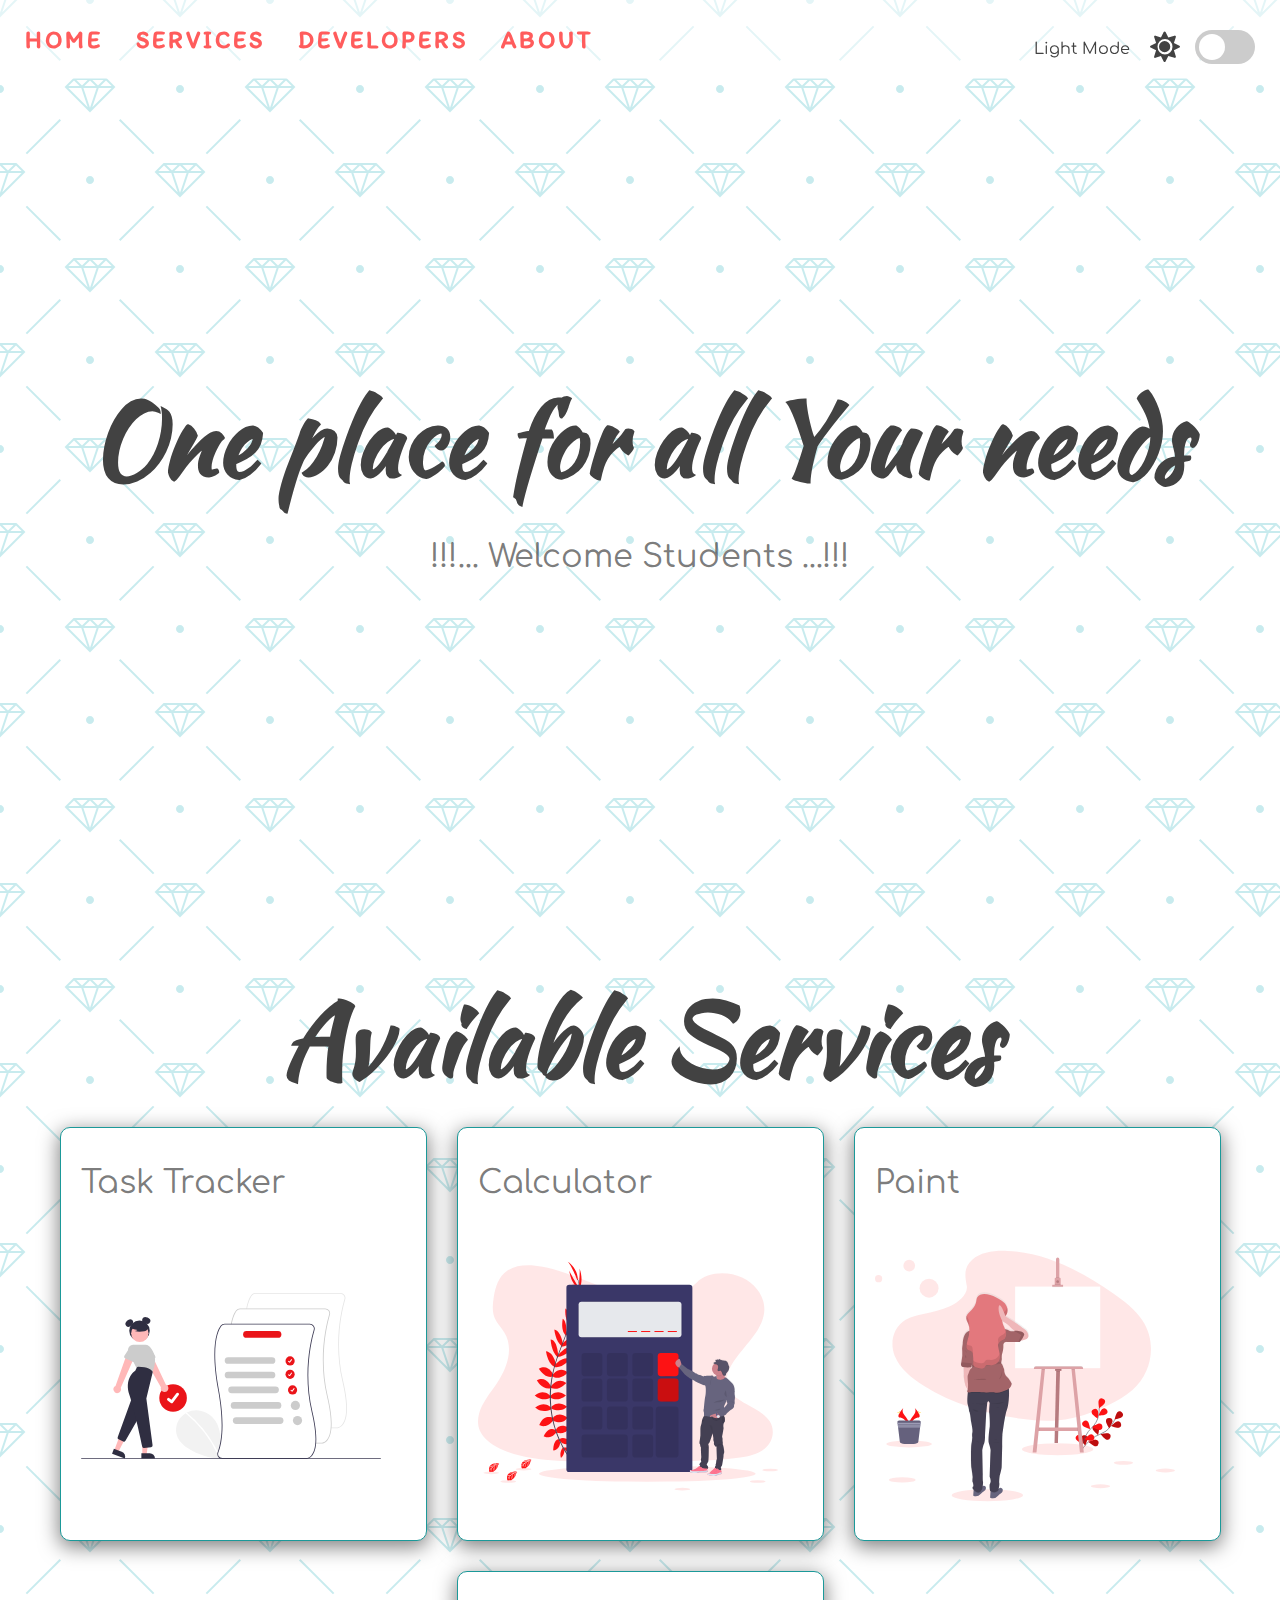
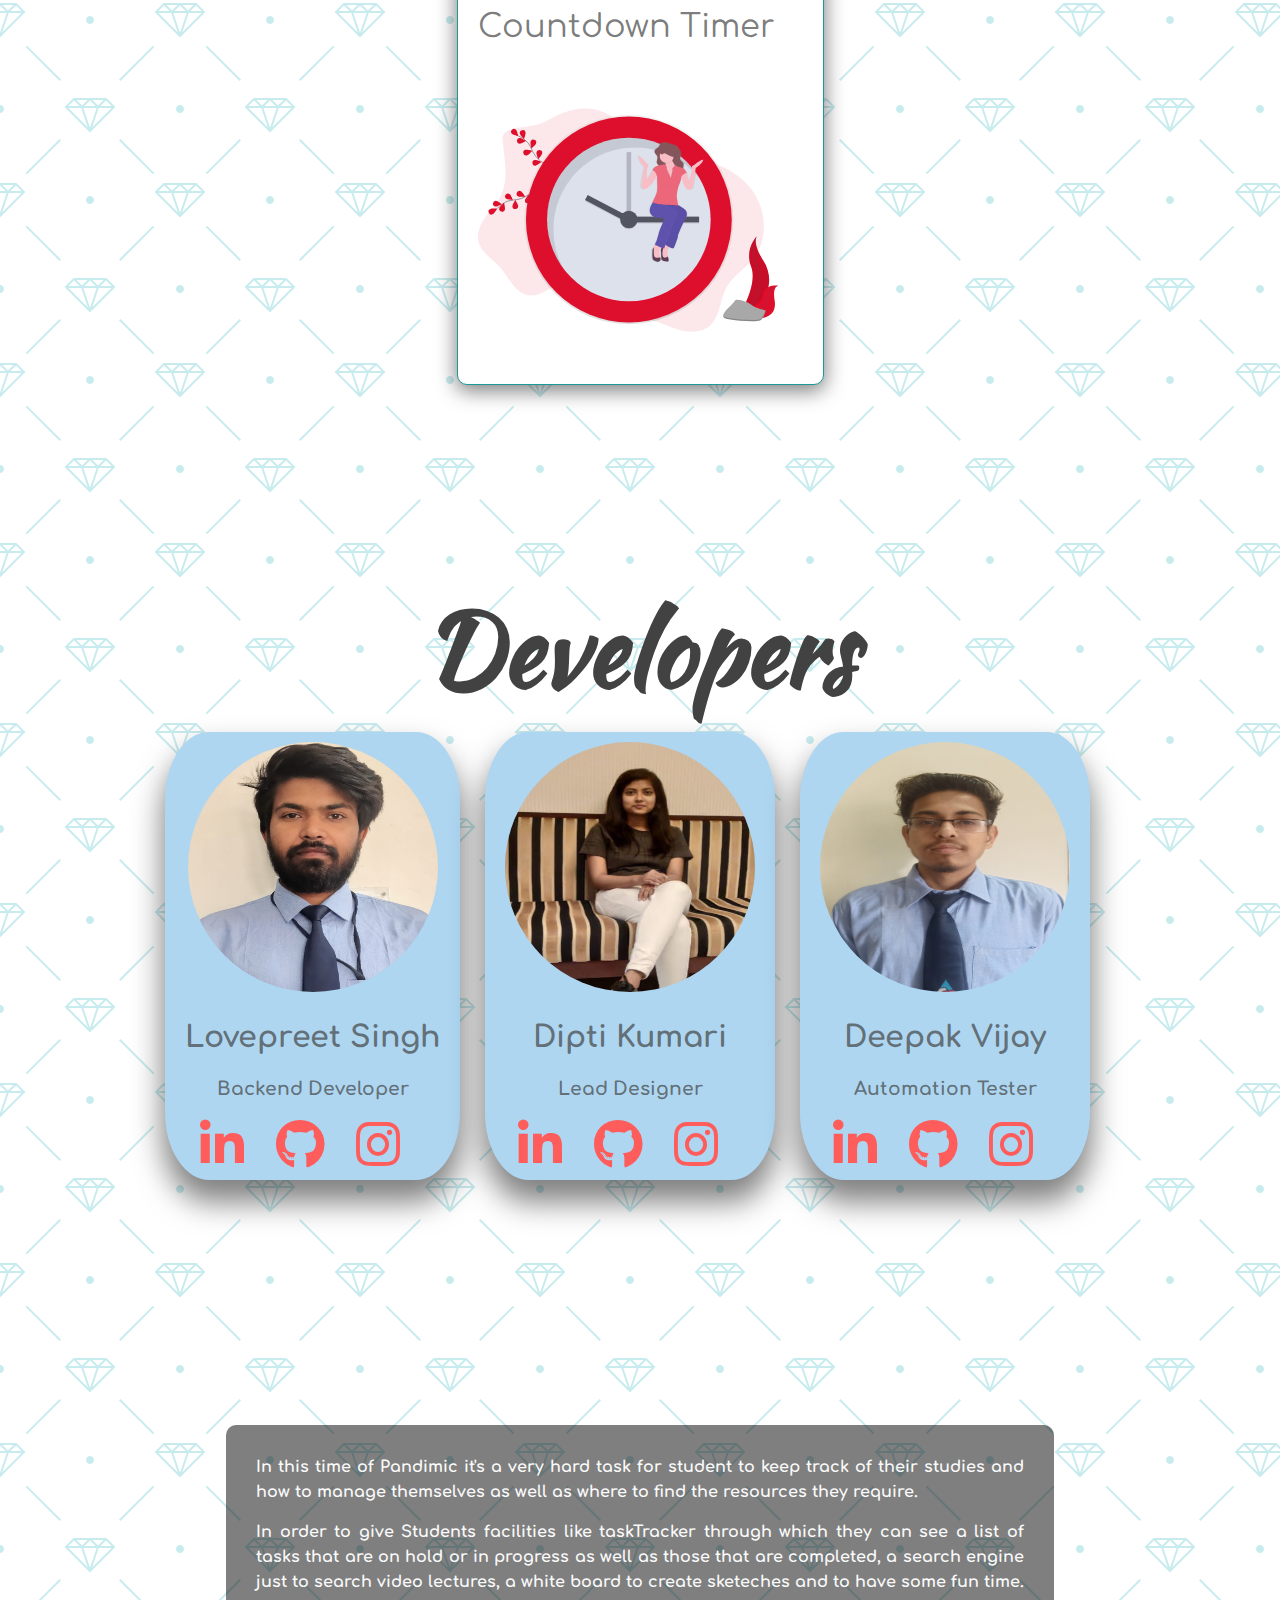
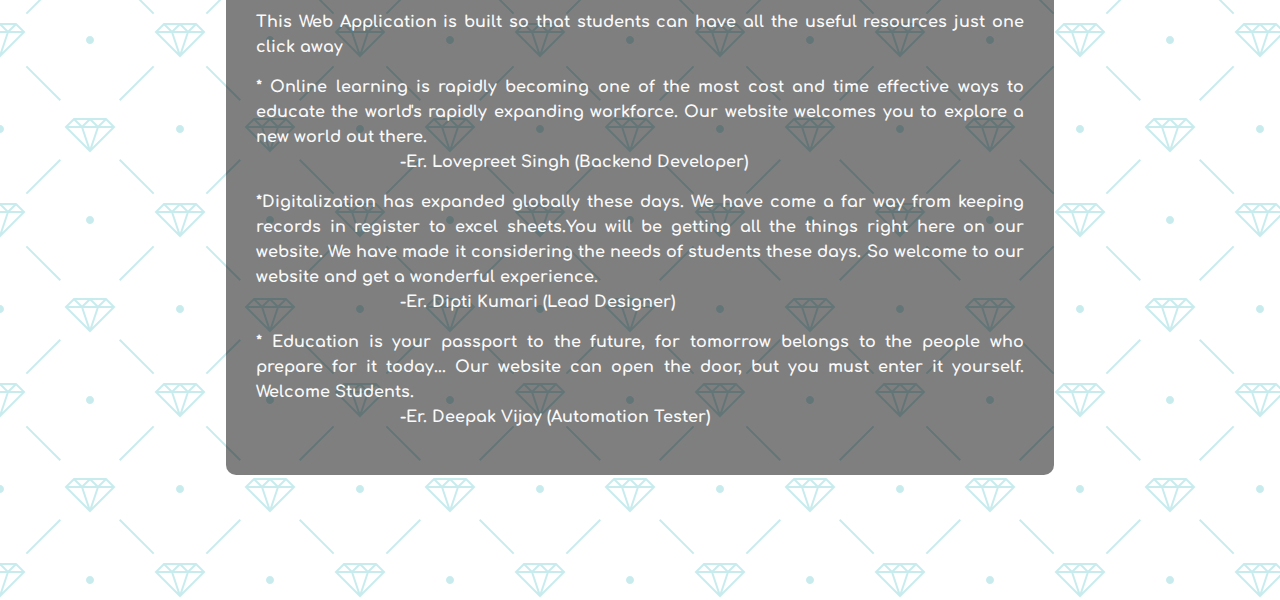
<file: index.html>
<!DOCTYPE html>
<html lang="en">

<head>
    <meta charset="UTF-8">
    <meta name="viewport" content="width=device-width, initial-scale=1.0">
    <title>StuWorld</title>
    <link rel="stylesheet" href="https://cdnjs.cloudflare.com/ajax/libs/font-awesome/5.10.2/css/all.min.css" />
    <link rel="stylesheet" href="style.css">
</head>

<body>
    <div class="theme-switch-wrapper">
        <span id="toggle-icon">
            <span class="toggle-text">Light Mode</span>
            <i class="fas fa-sun"></i>
        </span>
        <label class="theme-switch">
            <input type="checkbox">
            <div class="slider round"></div>
        </label>
    </div>


    <nav id="nav">
        <a class='navbar' href="#home">HOME</a>
        <a class='navbar' href="#services">SERVICES</a>
        <a class='navbar' href="#developers">DEVELOPERS</a>
        <a class='navbar' href="#about">ABOUT</a>
    </nav>


    <section id="home">
        <div class="title-group">
            <h1>One place for all Your needs</h1>
            <h2>!!!... Welcome Students ...!!!</h2>
        </div>
    </section>


    <section id="services">
        <h1>Available Services</h1>
        <div class="service-container">
            <div class="image-container">
                <h2>Task Tracker</h2>
                <a target="_blank" href="./tasks/index.html">
                    <img src="img/undraw_To_do_list_light.svg" alt="Proud Coder" id="image1">
                </a>
            </div>
            <div class="image-container">
                <h2>Calculator</h2>
                <a target="_blank" href="./calculator/index.html">
                    <img src="img/undraw_Calculator_0evy_light.svg" alt="Proud Coder" id="image2">
                </a>
            </div>
            <div class="image-container">
                <h2>Paint</h2>
                <a target="_blank" href="./paint/index.html">
                    <img src="img/undraw_blank_canvas_3rbb_light.svg" alt="Paint" id="image3">
                </a>
            </div>
            <div class="image-container">
                <h2>Countdown Timer</h2>
                <a target="_blank" href="./countdown/index.html">
                    <img src="img/countdown_light.svg" alt="Countdown Timer" id="image5">
                </a>
            </div>
        </div>
    </section>


    <section id="developers">
        <h1>Developers</h1>
        <div class="profiles-container">
            <div class="profile-image-container">
                <img src="img/lovepreet.jpg" alt="Lovepreet Singh" id="love-image">
                <h2>Lovepreet Singh</h2>
                <h3>Backend Developer</h3>
                <div class="profile-links">
                    <a target="_blank" style=border:none href="https://www.linkedin.com/in/lovepreet--singh/"><i
                            class="fab fa-linkedin-in"></i></a>
                    <a target="_blank" style=border:none href="https://github.com/Lovepreet-Singh-ACET"><i
                            class="fab fa-github"></i></a>
                    <a target="_blank" style=border:none href="https://www.instagram.com/lovepreet_oo7/"><i
                            class="fab fa-instagram"></i></a>
                </div>
            </div>
            <div class="profile-image-container">
                <img src="img/Dipti-3.jpeg" alt="Dipti Kumari" id="dipti-image">
                <h2>Dipti Kumari</h2>
                <h3>Lead Designer</h3>
                <div class="profile-links">
                    <a target="_blank" style=border:none href="https://www.linkedin.com/in/dipti-gupta-770a96180/"><i
                            class="fab fa-linkedin-in"></i></a>
                    <a target="_blank" style=border:none href="https://github.com/Lovepreet-Singh-ACET"><i
                            class="fab fa-github"></i></a>
                    <a target="_blank" style=border:none href="https://www.instagram.com/lovepreet_oo7/"><i
                            class="fab fa-instagram"></i></a>
                </div>
            </div>
            <div class="profile-image-container">
                <img src="img/Deepak.jpg" alt="Idea" id="image3">
                <h2>Deepak Vijay</h2>
                <h3>Automation Tester</h3>
                <div class="profile-links">
                    <a target="_blank" style=border:none
                        href="https://www.linkedin.com/in/deepak-vijayvargiya-926b7b19b/"><i
                            class="fab fa-linkedin-in"></i></a>
                    <a target="_blank" style=border:none href="https://github.com/Lovepreet-Singh-ACET"><i
                            class="fab fa-github"></i></a>
                    <a target="_blank" style=border:none href="https://www.instagram.com/dkvijay9636/"><i
                            class="fab fa-instagram"></i></a>
                </div>
            </div>
        </div>
    </section>


    <section id="about">
        <div class="text-box" id="text-box">
            <p>In this time of Pandimic it's a very hard task for student to keep track of their studies and how to
                manage themselves as well as where to find the resources they require.</p>
            <p>In order to give Students facilities like taskTracker through which they can see a list of tasks that are
                on
                hold or in progress as well as those that are completed,
                a search engine just to search video lectures, a white board to create sketeches and to have some fun
                time.</p>
            <p>This Web Application is built so that students can have all the useful resources just one click away</p>
            <p>* Online learning is rapidly becoming one of the most cost and time
                effective ways to educate the world's rapidly expanding workforce.
                Our website welcomes you to explore a new world out there. <br>
                &emsp;&emsp;&emsp;&emsp;&emsp;&emsp;&emsp;&emsp;&emsp;-Er.
                Lovepreet Singh (Backend
                Developer)
            </p>
            <p>
                *Digitalization has expanded globally these days. We have come a far way from keeping records in
                register
                to excel sheets.You will be getting all the things right here on our website. We have made it
                considering
                the needs of students these days. So welcome to our website and get a wonderful experience.
                <br>
                &emsp;&emsp;&emsp;&emsp;&emsp;&emsp;&emsp;&emsp;&emsp;-Er.
                Dipti Kumari (Lead Designer)
            </p>
            <p> * Education is your passport to the future, for tomorrow belongs to
                the people who prepare for it today... Our website can open the door,
                but you must enter it yourself. Welcome Students. <br>
                &emsp;&emsp;&emsp;&emsp;&emsp;&emsp;&emsp;&emsp;&emsp;-Er.
                Deepak Vijay (Automation Tester)
            </p>
        </div>
    </section>


    <script src="script.js"></script>
</body>

</html>
</file>
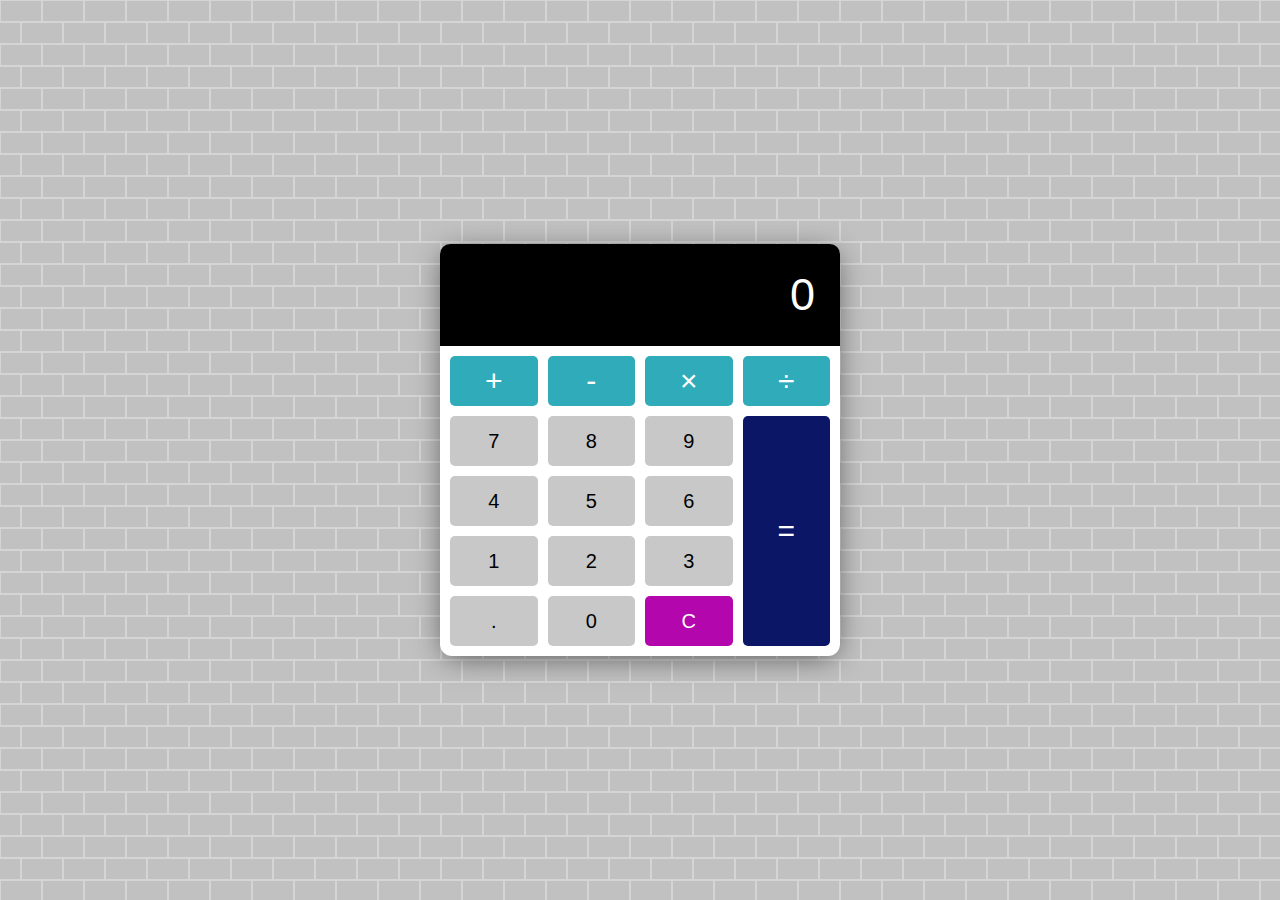
<file: calculator/index.html>
<!DOCTYPE html>
<html lang="en">

<head>
    <meta charset="UTF-8">
    <meta name="viewport" content="width=device-width, initial-scale=1.0">
    <title>Calculator</title>
    <link rel="stylesheet" href="style.css">
</head>

<body>
    <div class="calculator">
        <div class="calculator-display">
            <h1>0</h1>
        </div>
        <div class="calculator-buttons">
            <button class="operator" value="+">+</button>
            <button class="operator" value="-">-</button>
            <button class="operator" value="*">×</button>
            <button class="operator" value="/">÷</button>
            <button value="7">7</button>
            <button value="8">8</button>
            <button value="9">9</button>
            <button value="4">4</button>
            <button value="5">5</button>
            <button value="6">6</button>
            <button value="1">1</button>
            <button value="2">2</button>
            <button value="3">3</button>
            <button class="decimal" value=".">.</button>
            <button value="0">0</button>
            <button class="clear" id="clear-btn">C</button>
            <button class="equal-sign operator" value="=">=</button>
        </div>
    </div>
    <script src="script.js"></script>
</body>

</html>
</file>
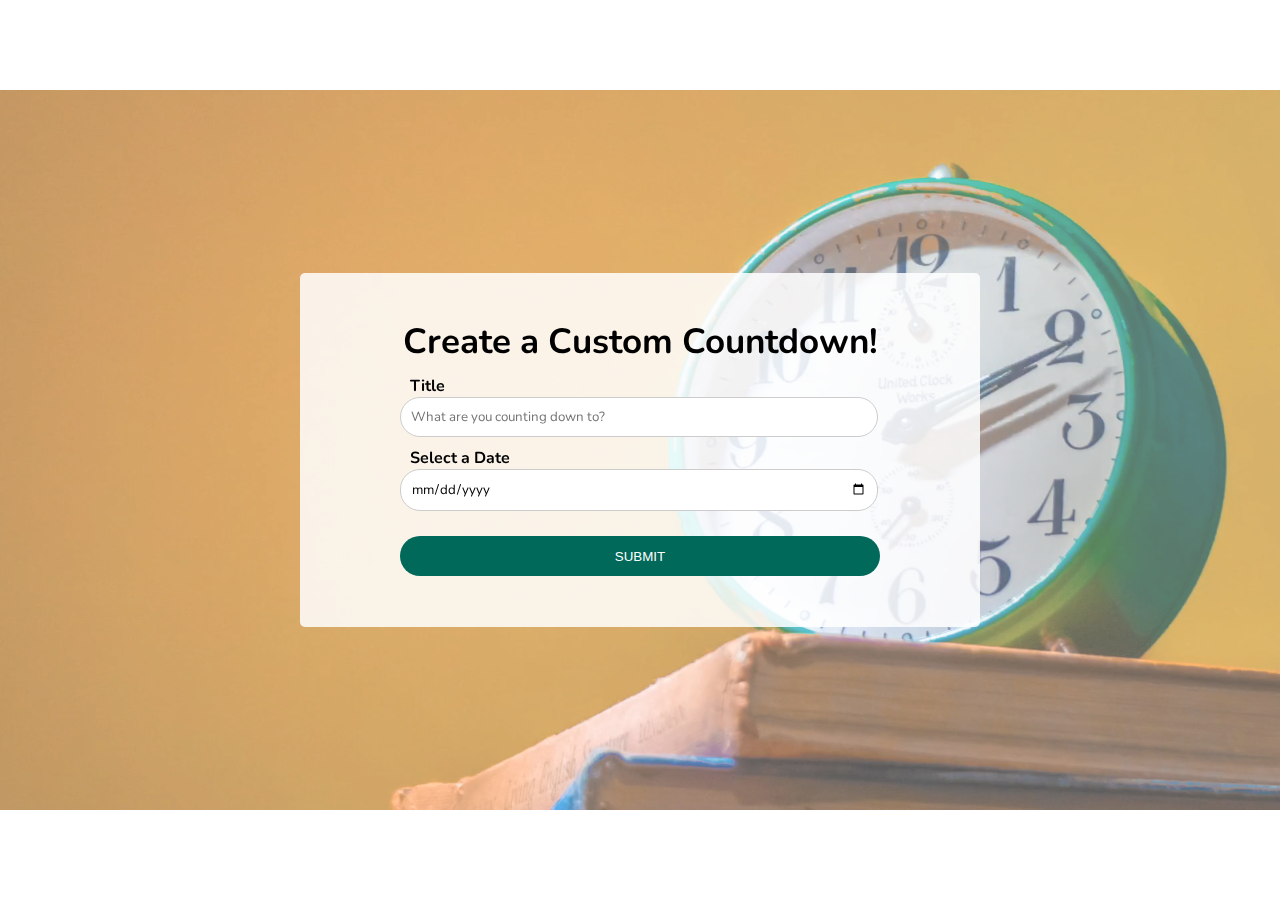
<file: countdown/index.html>
<!DOCTYPE html>
<html lang="en">

<head>
    <meta charset="UTF-8">
    <meta name="viewport" content="width=device-width, initial-scale=1.0">
    <title>Custom Countdown</title>
    <link rel="stylesheet" href="style.css">
</head>

<body>
    <video class="video-background" id="video-background" loop muted autoplay>
        <source src="time.mp4">
        </source>
    </video>
    <div class="video-overlay"></div>
    <div class="container">
        <div class="input-container" id="input-container">
            <h1>Create a Custom Countdown!</h1>
            <form class="form" id="countdownForm">
                <label for="title">Title</label>
                <input type="text" id="title" placeholder="What are you counting down to?">
                <label for="date-picker">Select a Date</label>
                <input type="date" id="date-picker">
                <button type="submit">Submit</button>
            </form>
        </div>
        <div class="countdown" id="countdown" hidden>
            <h1 id="countdown-title"></h1>
            <ul>
                <li><span></span>Days</li>
                <li><span></span>Hours</li>
                <li><span></span>Minutes</li>
                <li><span></span>Seconds</li>
            </ul>
            <button id="countdown-button">RESET</button>
        </div>
        <div class="complete" id="complete" hidden>
            <h1 class="complete-title">Countdown Complete!</h1>
            <h1 id="complete-info"></h1>
            <button id="complete-button">NEW COUNTDOWN</button>
        </div>
    </div>

    <script src="script.js"></script>
</body>

</html>
</file>
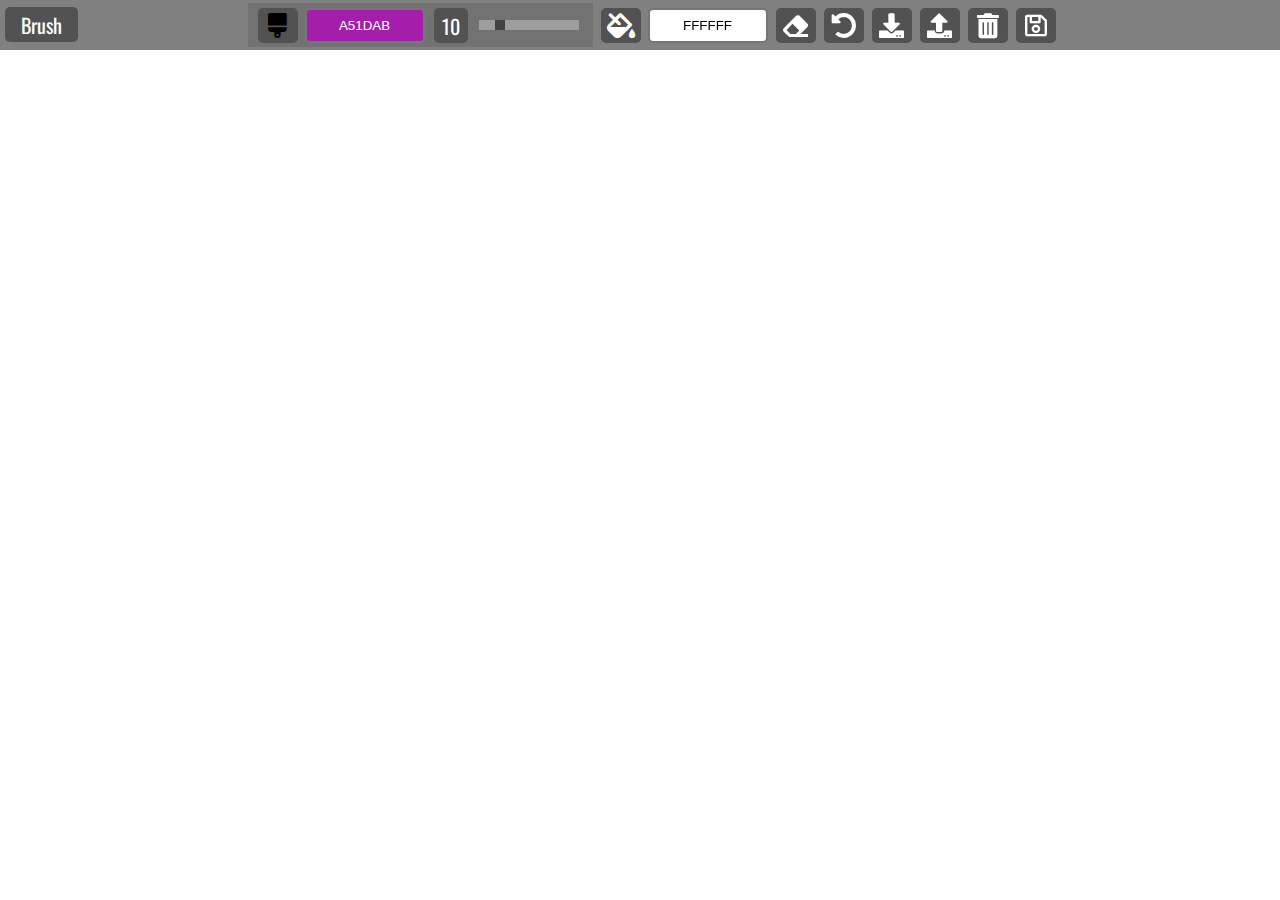
<file: paint/index.html>
<!DOCTYPE html>
<html lang="en">

<head>
    <meta charset="UTF-8">
    <meta name="viewport" content="width=device-width, initial-scale=1.0">
    <title>Paint Clone</title>
    <link rel="stylesheet" href="https://cdnjs.cloudflare.com/ajax/libs/font-awesome/5.10.2/css/all.min.css" />
    <link rel="stylesheet" href="style.css">
</head>

<body>
    <div class="top-bar">
        <div class="active-tool">
            <span id="active-tool" title="Active Tool">Brush</span>
        </div>
        <div class="brush tool">
            <i class="fas fa-brush" id="brush" title="Brush"></i>
            <input class="jscolor" value="a51dab" id="brush-color">
            <span class="size" id="brush-size" title="Brush Size">10</span>
            <input type="range" min="1" max="50" value="10" class="slider" id="brush-slider">
        </div>
        <div class="bucket tool">
            <i class="fas fa-fill-drip" title="Background Color"></i>
            <input class="jscolor" value="ffffff" id="bucket-color">
        </div>
        <div class="tool">
            <i class="fas fa-eraser" id="eraser" title="Eraser"></i>
        </div>
        <div class="tool">
            <i class="fas fa-undo-alt" id="clear-canvas" title="Clear"></i>
        </div>
        <div class="tool">
            <i class="fas fa-download" id="save-storage" title="Save Local Storage"></i>
        </div>
        <div class="tool">
            <i class="fas fa-upload" id="load-storage" title="Load Local Storage"></i>
        </div>
        <div class="tool">
            <i class="fas fa-trash-alt" id="clear-storage" title="Clear Local Storage"></i>
        </div>
        <div class="tool">
            <a id="download">
                <i class="far fa-save" title="Save Image File"></i>
            </a>
        </div>
    </div>

    <div class="mobile-message">
        <h2>Please use application on larger screen</h2>
    </div>

    <script src="jscolor.js"></script>
    <script src="script.js"></script>
</body>

</html>
</file>
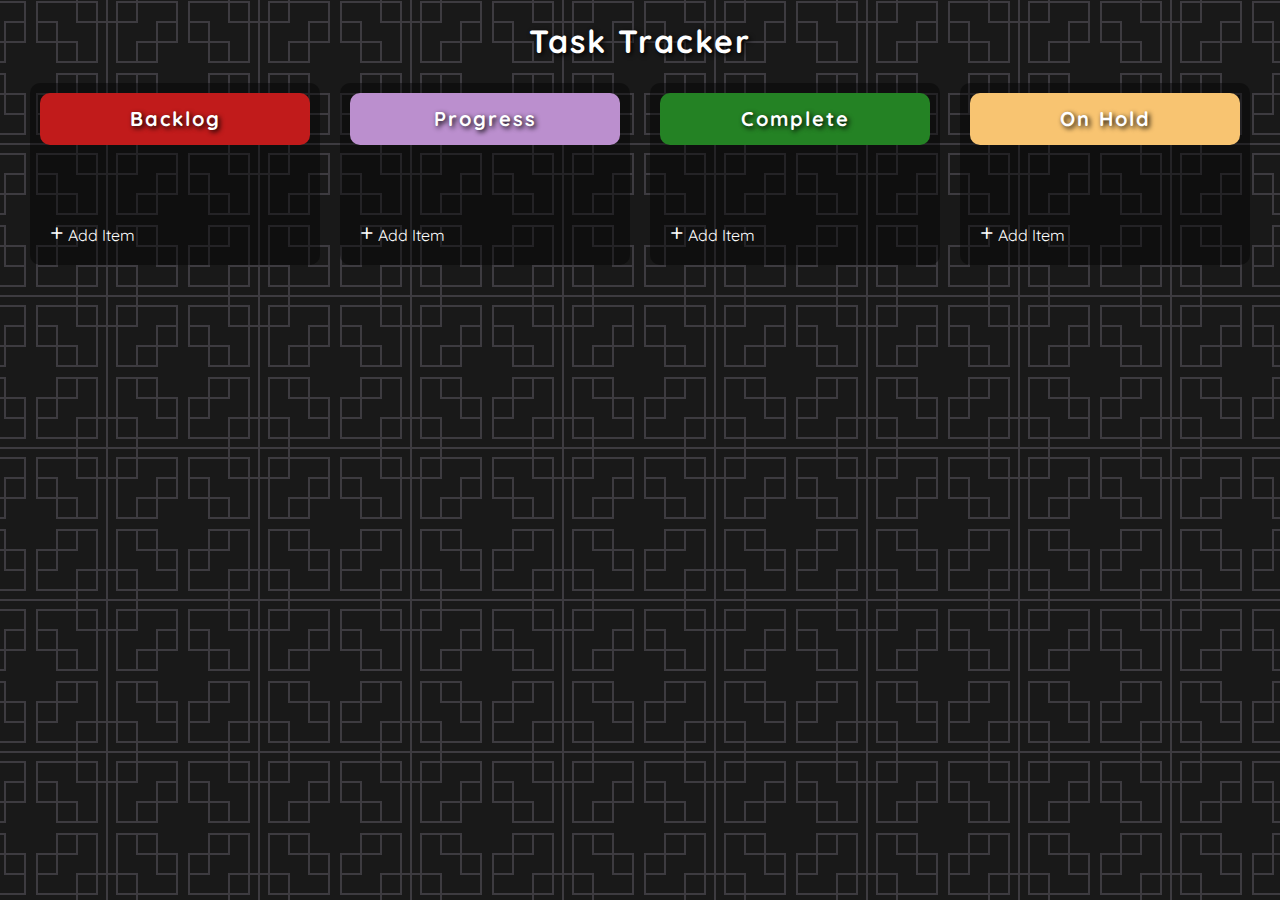
<file: tasks/index.html>
<!DOCTYPE html>
<html lang="en">

<head>
    <meta charset="UTF-8">
    <meta name="viewport" content="width=device-width, initial-scale=1.0">
    <title>Track YOUR Tasks</title>
    <link rel="stylesheet" href="https://cdnjs.cloudflare.com/ajax/libs/font-awesome/5.10.2/css/all.min.css" />
    <link rel="stylesheet" href="style.css">
</head>

<body>
    <h1 class="main-title">Task Tracker</h1>
    <div class="drag-container">
        <ul class="drag-list">


            <li class="drag-column backlog-column">
                <span class="header">
                    <h1>Backlog</h1>
                </span>

                <div id="backlog-content" class="custom-scroll">
                    <ul class="drag-item-list" id="backlog-list" ondrop="drop(event)" ondragover="allowDrop(event)"
                        ondragenter="dragEnter(0)">
                    </ul>
                </div>

                <div class="add-btn-group">
                    <div class="add-btn" onclick="showInputBox(0)">
                        <span class="plus-sign">+</span>
                        <span>Add Item</span>
                    </div>
                    <div class="add-btn solid" onclick="hideInputBox(0)">
                        <span>Save Item</span>
                    </div>
                </div>
                <div class="add-container">
                    <div class="add-item" contenteditable="true"></div>
                </div>
            </li>



            <li class="drag-column progress-column">
                <span class="header">
                    <h1>Progress</h1>
                </span>

                <div id="progress-content" class="custom-scroll">
                    <ul class="drag-item-list" id="progress-list" ondrop="drop(event)" ondragover="allowDrop(event)"
                        ondragenter="dragEnter(1)">
                    </ul>
                </div>
                <div class="add-btn-group">
                    <div class=" add-btn" onclick="showInputBox(1)">
                        <span class=" plus-sign">+</span>
                        <span>Add Item</span>
                    </div>
                    <div class="add-btn solid" onclick="hideInputBox(1)">
                        <span>Save Item</span>
                    </div>
                </div>
                <div class="add-container">
                    <div class="add-item" contenteditable="true"></div>
                </div>
            </li>


            <li class="drag-column complete-column">
                <span class="header">
                    <h1>Complete</h1>
                </span>
                <div id="complete-content" class="custom-scroll">
                    <ul class="drag-item-list" id="complete-list" ondrop="drop(event)" ondragover="allowDrop(event)"
                        ondragenter="dragEnter(2)">
                    </ul>
                </div>
                <div class="add-btn-group">
                    <div class="add-btn" onclick="showInputBox(2)">
                        <span class="plus-sign">+</span>
                        <span>Add Item</span>
                    </div>
                    <div class="add-btn solid" onclick="hideInputBox(2)">
                        <span>Save Item</span>
                    </div>
                </div>
                <div class="add-container">
                    <div class="add-item" contenteditable="true"></div>
                </div>
            </li>
            <li class="drag-column on-hold-column">
                <span class="header">
                    <h1>On Hold</h1>
                </span>


                <div id="on-hold-content" class="custom-scroll">
                    <ul class="drag-item-list" id="on-hold-list" ondrop="drop(event)" ondragover="allowDrop(event)"
                        ondragenter="dragEnter(3)">
                    </ul>
                </div>
                <div class="add-btn-group">
                    <div class="add-btn" onclick="showInputBox(3)">
                        <span class="plus-sign">+</span>
                        <span>Add Item</span>
                    </div>
                    <div class="add-btn solid" onclick="hideInputBox(3)">
                        <span>Save Item</span>
                    </div>
                </div>
                <div class="add-container">
                    <div class="add-item" contenteditable="true"></div>
                </div>
            </li>
        </ul>
    </div>

    <script src="script.js"></script>
</body>

</html>
</file>
<file: style.css>
@import url('https://fonts.googleapis.com/css2?family=Comfortaa&family=Kaushan+Script&family=Oswald&display=swap');
@import url('https://fonts.googleapis.com/css2?family=Itim&display=swap');

:root {
  --primary-color: rgb(255, 92, 92);
  --primary-variant: #ff2d2d;
  --secondary-color: #1b9999;
  --on-primary: rgb(250, 250, 250);
  --on-background: rgb(66, 66, 66);
  --background-image: #AED6F1;
  --on-background-alt: rgba(66, 66, 66, 0.7);
  --on-background-alt-image: rgba(66, 66, 66, 0.7);
  --background: rgb(255, 255, 255);
  --box-shadow: 0 5px 20px 1px rgba(0, 0, 0, 0.5);
}

[data-theme="dark"] {
  --primary-color: rgb(150, 65, 255);
  --primary-variant: #6c63ff;
  --secondary-color: #03dac5;
  --on-primary: #000;
  --on-background: rgba(255, 255, 255, 0.9);
  --background-image: #AED6F1;
  --on-background-alt: rgba(255, 255, 255, 0.7);
  --on-background-alt-image: rgba(66, 66, 66, 0.7);
  --background: #121212;
}

html {
  box-sizing: border-box;
  scroll-behavior: smooth;
}

body {
  margin: 0;
  color: var(--on-background);
  font-family: Comfortaa, sans-serif;
  background-color: var(--background);
  background-image: url("data:image/svg+xml,%3Csvg width='180' height='180' viewBox='0 0 180 180' xmlns='http://www.w3.org/2000/svg'%3E%3Cpath d='M81.28 88H68.413l19.298 19.298L81.28 88zm2.107 0h13.226L90 107.838 83.387 88zm15.334 0h12.866l-19.298 19.298L98.72 88zm-32.927-2.207L73.586 78h32.827l.5.5 7.294 7.293L115.414 87l-24.707 24.707-.707.707L64.586 87l1.207-1.207zm2.62.207L74 80.414 79.586 86H68.414zm16 0L90 80.414 95.586 86H84.414zm16 0L106 80.414 111.586 86h-11.172zm-8-6h11.173L98 85.586 92.414 80zM82 85.586L87.586 80H76.414L82 85.586zM17.414 0L.707 16.707 0 17.414V0h17.414zM4.28 0L0 12.838V0h4.28zm10.306 0L2.288 12.298 6.388 0h8.198zM180 17.414L162.586 0H180v17.414zM165.414 0l12.298 12.298L173.612 0h-8.198zM180 12.838L175.72 0H180v12.838zM0 163h16.413l.5.5 7.294 7.293L25.414 172l-8 8H0v-17zm0 10h6.613l-2.334 7H0v-7zm14.586 7l7-7H8.72l-2.333 7h8.2zM0 165.414L5.586 171H0v-5.586zM10.414 171L16 165.414 21.586 171H10.414zm-8-6h11.172L8 170.586 2.414 165zM180 163h-16.413l-7.794 7.793-1.207 1.207 8 8H180v-17zm-14.586 17l-7-7h12.865l2.333 7h-8.2zM180 173h-6.613l2.334 7H180v-7zm-21.586-2l5.586-5.586 5.586 5.586h-11.172zM180 165.414L174.414 171H180v-5.586zm-8 5.172l5.586-5.586h-11.172l5.586 5.586zM152.933 25.653l1.414 1.414-33.94 33.942-1.416-1.416 33.943-33.94zm1.414 127.28l-1.414 1.414-33.942-33.94 1.416-1.416 33.94 33.943zm-127.28 1.414l-1.414-1.414 33.94-33.942 1.416 1.416-33.943 33.94zm-1.414-127.28l1.414-1.414 33.942 33.94-1.416 1.416-33.94-33.943zM0 85c2.21 0 4 1.79 4 4s-1.79 4-4 4v-8zm180 0c-2.21 0-4 1.79-4 4s1.79 4 4 4v-8zM94 0c0 2.21-1.79 4-4 4s-4-1.79-4-4h8zm0 180c0-2.21-1.79-4-4-4s-4 1.79-4 4h8z' fill='%2349bdc9' fill-opacity='0.3' fill-rule='evenodd'/%3E%3C/svg%3E");
}

section {
  min-height: 100vh;
  display: flex;
  justify-content: center;
  align-items: center;
  flex-direction: column;
}

h1 {
  font-family: Kaushan Script, sans-serif;
  font-size: 100px;
  margin-bottom: 0;
}

h2 {
  color: var(--on-background-alt);
  font-size: 32px;
  font-weight: normal;
}


/* Navigation */
nav {
  z-index: 10;
  position: fixed;
  font-family: Itim, Oswald, sans-serif;
  font-size: 24px;
  letter-spacing: 3px;
  padding: 25px;
  width: 100vw;
  background: rgb(255 255 255 / 50%);
}

a {
  margin-right: 25px;
  color: var(--primary-color);
  text-decoration: none;
  border-bottom: 3px solid transparent;
  font-weight: bold;
}

a:hover,
a:focus {
  color: var(--on-background);
  border-bottom: 3px solid;
}


/* Home Section */
.title-group {
  text-align: center;
}


/* Profiles Section */
.profiles-container {
  display: flex;
  flex-flow: row wrap;
  justify-content: center;
}

.profile-image-container {
  text-align: center;
  border:rgba(0, 0, 0, 0.5);
  border-radius: 15%;
  padding: 10px 20px;
  margin-right: 25px;
  margin-bottom: 10px;
  margin-top: 10px;
  width: auto;
  background: var(--background-image);
  box-shadow: 0 20px 30px 2px rgba(0, 0, 0, 0.5);
}

.profile-image-container img {
  border-radius: 50%;
  height: 250px;
  width: 250px;
}

.profile-image-container h2 {
  color: var(--on-background-alt-image);
  font-size: 30px;
  font-weight: bold;
}

.profile-image-container h3 {
  color: var(--on-background-alt-image);
}

.profile-image-container .fab {
  font-size: 50px;
  margin: 1px;
  cursor: pointer;
  color: var(--primary-color);
}

.profile-image-container .fab:hover {
  color: var(--on-background);
}


/* Services Section */
.service-container {
  display: flex;
  flex-flow: row wrap;
  justify-content: center;
}

.image-container {
  border: 1px solid var(--secondary-color);
  border-radius: 10px;
  padding: 10px 20px;
  margin: 15px;
  
  width: auto;
  background: var(--background);
  box-shadow: var(--box-shadow);
}

img {
  height: 300px;
  width: 300px;
}


/* Projects Section */
.buttons {
  margin-top: 15px;
  margin-bottom: 50px;
}

button {
  min-width: 100px;
  height: 40px;
  cursor: pointer;
  border-radius: 10px;
  margin-right: 10px;
  border: 2px solid var(--primary-color);
  font-size: 15px;
  outline: none;
}

button:disabled {
  opacity: 0.4;
  cursor: default;
}

button:hover:not(.outline) {
  filter: brightness(110%);
}

.primary {
  background: var(--primary-color);
  color: var(--on-primary);
}

.secondary {
  border: 2px solid var(--secondary-color);
}

.secondary,
.secondary:hover,
.outline.secondary:hover {
  background: var(--secondary-color);
  color: var(--on-primary);
}

.outline {
  background: var(--background);
  color: var(--on-background);
}

.outline:hover {
  background: var(--primary-color);
  color: var(--on-primary);
}

.text-box {
  width: 60%;
  text-align: justify;
  background: rgb(0 0 0 / 50%);
  color: var(--on-primary);
  border-radius: 10px;
  padding: 30px;
}

p {
  margin: 0;
  line-height: 25px;
}


/* Contact Section */
.fab {
  font-size: 100px;
  margin-right: 50px;
  cursor: pointer;
  color: var(--primary-color);
}

.fab:hover {
  color: var(--on-background);
}


/* Dark Mode Toggle */
.theme-switch-wrapper {
  display: flex;
  align-items: center;
  z-index: 100;
  position: fixed;
  right: 25px;
  top: 30px;
}

.theme-switch-wrapper span {
  margin-right: 10px;
  font-size: 1rem;
}

.toggle-text {
  position: relative;
  top: -4px;
  right: 5px;
  color: var(--on-background);
}

.theme-switch {
  display: inline-block;
  height: 34px;
  position: relative;
  width: 60px;
}

.theme-switch input {
  display: none;
}

.slider {
  background: #ccc;
  bottom: 0;
  cursor: pointer;
  left: 0;
  position: absolute;
  right: 0;
  top: 0;
  transition: 0.4s;
}

.slider::before {
  background: #fff;
  bottom: 4px;
  content: "";
  height: 26px;
  left: 4px;
  position: absolute;
  transition: 0.4s;
  width: 26px;
}

input:checked + .slider {
  background: var(--primary-color);
}

input:checked + .slider::before {
  transform: translateX(26px);
}

.slider.round {
  border-radius: 34px;
}

.slider.round::before {
  border-radius: 50%;
}

.fas {
  font-size: 30px;
  margin-right: 5px;
}

#about div p {
  margin-bottom: 15px;
  font-weight: bold;
}




@media screen and (max-width: 700px) {
  h1 {
    font-family: Kaushan Script, sans-serif;
    font-size: 60px;
    margin-bottom: 0;
  }
  
  h2 {
    color: var(--on-background-alt);
    font-size: 30px;
    font-weight: normal;
  }
  .theme-switch-wrapper span {
    margin-top: 60px;
    margin-right: 5px;
  }
  
  .theme-switch {
    height: 40px;
    margin-top: 60px;
  }
  nav{
  position: absolute;
  padding: 10px;
  }
  .theme-switch-wrapper{
    position: absolute;
  }
  .text-box {
    width: 90%;
    padding: 10px;
  }
}

@media screen and (max-width: 500px) {
  h1 {
    font-family: Kaushan Script, sans-serif;
    font-size: 40px;
    margin-bottom: 0;
  }
  
  h2 {
    color: var(--on-background-alt);
    font-size: 25px;
    font-weight: normal;
  }
}
</file>
<file: calculator/style.css>
html {
  box-sizing: border-box;
}

body {
  margin: 0;
  min-height: 100vh;
  display: flex;
  justify-content: center;
  align-items: center;
  background-color: rgba(132, 132, 132, 0.5);
  background-image: url("data:image/svg+xml,%3Csvg width='42' height='44' viewBox='0 0 42 44' xmlns='http://www.w3.org/2000/svg'%3E%3Cg id='Page-1' fill='none' fill-rule='evenodd'%3E%3Cg id='brick-wall' fill='%23ffffff' fill-opacity='0.32'%3E%3Cpath d='M0 0h42v44H0V0zm1 1h40v20H1V1zM0 23h20v20H0V23zm22 0h20v20H22V23z'/%3E%3C/g%3E%3C/g%3E%3C/svg%3E");
}

.calculator {
  background: white;
  width: 400px;
  border-radius: 12px;
  box-shadow: 0 5px 30px -5px rgba(0, 0, 0, 0.6);
}

.calculator-display {
  background: black;
  color: white;
  margin: 0;
  display: flex;
  align-items: center;
  justify-content: flex-end;
  border-radius: 10px 10px 0 0;
  max-width: 100%;
}

.calculator-display h1 {
  margin: 0;
  padding: 25px;
  font-size: 45px;
  font-family: "Lucida Console", sans-serif;
  font-weight: 100;
  overflow-x: auto;
}

::-webkit-scrollbar {
  width: 5px;
}

::-webkit-scrollbar-track {
  background: #f1f1f1;
}

::-webkit-scrollbar-thumb {
  background: #888;
}

::-webkit-scrollbar-thumb:hover {
  background: #555;
}

.calculator-buttons {
  display: grid;
  grid-gap: 10px;
  grid-template-columns: repeat(4, 1fr);
  padding: 10px;
}

button {
  min-height: 50px;
  font-size: 20px;
  font-weight: 100;
  border: none;
  background: rgb(200, 200, 200);
  border-radius: 5px;
  cursor: pointer;
}

button:hover {
  filter: brightness(110%);
}

button:active {
  transform: translateY(1px);
}

button:focus {
  outline: none;
}

.operator {
  background: #30abb9;
  color: white;
  font-size: 30px;
}

.clear {
  background: rgb(179, 6, 172);
  color: white;
}

.clear:hover {
  filter: brightness(90%);
}

.equal-sign {
  grid-column: -2;
  grid-row: 2 / span 4;
  background: rgb(12, 22, 103);
}

@media screen and (max-width: 600px) {
  .calculator {
    width: 95%;
  }
}
</file>
<file: countdown/style.css>
@import url("https://fonts.googleapis.com/css?family=Nunito&display=swap");

html {
  box-sizing: border-box;
}

body {
  margin: 0;
  min-height: 100vh;
  overflow-y: hidden;
  display: flex;
  align-items: center;
  font-family: Nunito, sans-serif;
}

.video-background {
  position: fixed;
  right: 0;
  bottom: 0;
  width: 100vw;
  height: auto;
}

video {
  position: absolute;
  top: 50%;
  left: 50%;
  transform: translate(-50%, -50%);
}

.video-overlay {
  position: fixed;
  left: 0;
  top: 0;
  height: 100vh;
  width: 100vw;
  background: rgba(255, 255, 255, 0.35);
}

.container {
  min-width: 580px;
  min-height: 304px;
  color: black;
  margin: 0 auto;
  padding: 25px 50px;
  border-radius: 5px;
  z-index: 2;
  background: rgba(255, 255, 255, 0.85);
  display: flex;
  justify-content: center;
}

.input-container {
  position: relative;
  top: 20px;
}

h1 {
  font-size: 35px;
  text-align: center;
  margin-top: 0;
  margin-bottom: 10px;
}

.form {
  width: 480px;
}

label {
  font-weight: bold;
  margin-left: 10px;
}

input {
  width: 95%;
  margin-bottom: 10px;
  padding: 10px;
  border: 1px solid #ccc;
  border-radius: 20px;
  background: #fff;
  outline: none;
  font-family: Nunito, sans-serif;
}

button {
  width: 100%;
  height: 40px;
  border-radius: 20px;
  margin-top: 15px;
  border: none;
  text-transform: uppercase;
  background: #006959;
  color: white;
  cursor: pointer;
  outline: none;
}

button:hover {
  filter: brightness(110%);
}

ul {
  margin-left: -45px;
}

li {
  display: inline-block;
  font-size: 30px;
  list-style-type: none;
  padding: 10px;
  text-transform: uppercase;
}

li span {
  display: block;
  font-size: 80px;
  text-align: center;
}

.complete {
  position: relative;
  top: 60px;
}

.complete-title {
  animation: complete 4s infinite;
}

@keyframes complete {
  0% {
    color: rgb(233, 12, 12);
  }

  25% {
    color: rgb(214, 193, 0);
  }

  50% {
    color: rgb(68, 231, 19);
    transform: scale(1.5);
  }

  75% {
    color: rgb(19, 79, 209);
  }

  100% {
    color: rgb(188, 16, 211);
  }
}

@media screen and (max-width: 600px) {
  video {
    object-fit: cover;
    object-position: 70%;
    margin-top: -1px;
  }

  .video-background {
    height: 100vh;
    width: 100vw;
  }

  .container {
    min-width: unset;
    width: 95vw;
    min-height: 245px;
    padding: 20px;
    margin: 10px;
  }

  .input-container {
    top: unset;
  }

  .countdown {
    position: relative;
    top: 10px;
  }

  .form {
    width: unset;
  }

  input {
    width: 93%;
  }

  h1 {
    font-size: 20px;
  }

  li {
    font-size: 15px;
  }

  li span {
    font-size: 40px;
  }
}
</file>
<file: paint/style.css>
@import url("https://fonts.googleapis.com/css?family=Oswald&display=swap");

* {
  box-sizing: border-box;
}

body {
  margin: 0;
  background-color: rgb(177, 177, 177);
  font-family: Oswald, sans-serif;
  overflow: hidden;
}

.top-bar {
  padding-left: 15px;
  height: 50px;
  width: 100%;
  position: fixed;
  background-color: grey;
  display: flex;
  justify-content: center;
}

.fas,
.far {
  font-size: 25px;
  position: relative;
  top: 5px;
  background-color: rgb(82, 82, 82);
  color: white;
  padding: 5px;
  border-radius: 5px;
  width: 40px;
  text-align: center;
  cursor: pointer;
}

.fas:hover,
.far:hover {
  filter: brightness(90%);
}

.fa-fill-drip {
  cursor: default;
}

.fa-undo-alt:hover,
.fa-trash-alt:hover {
  color: rgb(223, 37, 37);
}

.active-tool {
  position: absolute;
  top: 9px;
  left: 5px;
}

.active-tool > span {
  background-color: rgb(82, 82, 82);
  border-radius: 5px;
  padding: 2.5px 16px;
  color: white;
  font-size: 20px;
  user-select: none;
}

.tool {
  position: relative;
  top: 3px;
}

.tool:not(:first-child) {
  margin-left: 8px;
}

.brush {
  background-color: rgb(114, 114, 114);
  height: 44px;
  width: 345px;
}

.brush > * {
  margin-left: 10px;
}

.size {
  min-width: 40px;
  height: 35px;
  position: relative;
  top: 4px;
  left: -5px;
  background-color: rgb(82, 82, 82);
  border-radius: 5px;
  padding: 2.5px 8px;
  color: white;
  font-size: 20px;
  user-select: none;
}

.slider {
  -webkit-appearance: none;
  position: relative;
  left: -8px;
  width: 100px;
  height: 10px;
  background: rgb(177, 177, 177);
  outline: none;
  opacity: 0.7;
  cursor: pointer;
  -webkit-transition: 0.2s;
  transition: opacity 0.2s;
}

.slider:hover {
  opacity: 1;
}

.slider::-webkit-slider-thumb {
  -webkit-appearance: none;
  appearance: none;
  width: 10px;
  height: 10px;
  background: rgb(47, 47, 47);
}

.slider::-moz-range-thumb {
  width: 10px;
  height: 10px;
  background: rgb(47, 47, 47);
}

.jscolor {
  border-style: solid;
  border-radius: 5px;
  height: 35px;
  width: 120px;
  margin-left: 3px;
  text-align: center;
  cursor: pointer;
  outline: none;
}

canvas#canvas {
  background-color: rgb(177, 177, 177);
  position: absolute;
  top: 50px;
  cursor: crosshair;
  z-index: 10;
}

.mobile-message {
  display: none;
}

@media screen and (max-width: 800px) {
  .mobile-message {
    position: absolute;
    height: 100vh;
    width: 100%;
    background-color: rgb(0, 0, 0);
    color: white;
    display: flex;
    justify-content: center;
    align-items: center;
    text-align: center;
    z-index: 100;
  }
}
</file>
<file: tasks/style.css>
@import url("https://fonts.googleapis.com/css?family=Quicksand&display=swap");

html {
  box-sizing: border-box;
}

:root {
  --column-1: rgb(193 27 27);
  --column-2: #BB8FCE;
  --column-3: #248224;
  --column-4: #F8C471;
}

body {
  margin: 0;
  background-color: rgb(0, 0, 0, 0.9);
  background-image: url("data:image/svg+xml,%3Csvg xmlns='http://www.w3.org/2000/svg' width='152' height='152' viewBox='0 0 152 152'%3E%3Cg fill-rule='evenodd'%3E%3Cg id='temple' fill='%23726e7a' fill-opacity='0.4'%3E%3Cpath d='M152 150v2H0v-2h28v-8H8v-20H0v-2h8V80h42v20h20v42H30v8h90v-8H80v-42h20V80h42v40h8V30h-8v40h-42V50H80V8h40V0h2v8h20v20h8V0h2v150zm-2 0v-28h-8v20h-20v8h28zM82 30v18h18V30H82zm20 18h20v20h18V30h-20V10H82v18h20v20zm0 2v18h18V50h-18zm20-22h18V10h-18v18zm-54 92v-18H50v18h18zm-20-18H28V82H10v38h20v20h38v-18H48v-20zm0-2V82H30v18h18zm-20 22H10v18h18v-18zm54 0v18h38v-20h20V82h-18v20h-20v20H82zm18-20H82v18h18v-18zm2-2h18V82h-18v18zm20 40v-18h18v18h-18zM30 0h-2v8H8v20H0v2h8v40h42V50h20V8H30V0zm20 48h18V30H50v18zm18-20H48v20H28v20H10V30h20V10h38v18zM30 50h18v18H30V50zm-2-40H10v18h18V10z'/%3E%3C/g%3E%3C/g%3E%3C/svg%3E");
  background-position: 50% 60%;
  background-attachment: fixed;
  color: white;
  font-family: Quicksand, sans-serif;
  overflow-y: auto;
}

.col {
  color:black;
}

h1 {
  letter-spacing: 2px;
  text-shadow: 2px 2px 5px black;
}

.main-title {
  text-align: center;
  font-size: 3rem;
}

ul {
  list-style-type: none;
  margin: 0;
  padding: 0;
}

.drag-container {
  margin: 20px;
}

.drag-list {
  display: flex;
  align-items: flex-start;
}


.drag-column {
  flex: 1;
  margin: 0 10px;
  position: relative;
  background-color: rgba(0, 0, 0, 0.4);
  border-radius: 10px;
  overflow-x: hidden;
}

.backlog-column .header,
.backlog-column .solid,
.backlog-column .solid:hover,
.backlog-column .over {
  background-color: var(--column-1);
}

.progress-column .header,
.progress-column .solid,
.progress-column .solid:hover,
.progress-column .over {
  background-color: var(--column-2);
}

.complete-column .header,
.complete-column .solid,
.complete-column .solid:hover,
.complete-column .over {
  background-color: var(--column-3);
}

.on-hold-column .header,
.on-hold-column .solid,
.on-hold-column .solid:hover,
.on-hold-column .over {
  background-color: var(--column-4);
}

/* Custom Scrollbar */
.custom-scroll {
  overflow-y: auto;
  max-height: 75vh;
}

.custom-scroll::-webkit-scrollbar-track {
  box-shadow: inset 0 0 6px rgba(0, 0, 0, 0.4);
  border-radius: 10px;
  background-color: rgba(255, 255, 255, 0.3);
  margin-right: 5px;
}

.custom-scroll::-webkit-scrollbar {
  width: 10px;
}

.custom-scroll::-webkit-scrollbar-thumb {
  border-radius: 10px;
  box-shadow: inset 0 0 6px rgba(0, 0, 0, 0.3);
  background-color: rgba(0, 0, 0, 0.8);
}

.header {
  display: flex;
  justify-content: center;
  border-radius: 10px;
  margin: 10px;
}

.header h1 {
  font-size: 1.25rem;
}


.over {
  padding: 50px 10px;
}

.drag-item-list {
  min-height: 50px;
}

.drag-item {
  margin: 10px;
  padding: 10px;
  height: fit-content;
  background-color: #AED6F1;
  border-radius: 10px;
  line-height: 1.5rem;
  letter-spacing: 1px;
  cursor: pointer;
}

.drag-item:focus {
  outline: none;
  background-color: white;
  color: black;
}


.add-btn-group {
  display: flex;
  justify-content: space-between;
}

.add-btn {
  margin: 10px;
  padding: 5px 10px;
  display: flex;
  align-items: center;
  cursor: pointer;
  width: fit-content;
  border-radius: 5px;
  transition: all 0.3s ease-in;
  user-select: none;
}

.add-btn:hover {
  background-color: rgba(255, 255, 255, 0.9);
  color: black;
}

.add-btn:active {
  transform: scale(0.97);
}

.solid {
  display: none;
}

.solid:hover {
  transition: unset;
  filter: brightness(95%);
  color: white;
}

.plus-sign {
  font-size: 1.5rem;
  margin-right: 5px;
  position: relative;
  top: -3px;
}

.add-container {
  margin: 10px;
  padding: 5px 10px;
  border-radius: 10px;
  background-color: rgba(255, 255, 255, 0.9);
  min-height: 100px;
  display: none;
}

.add-item {
  width: 100%;
  min-height: 100px;
  height: auto;
  background-color: white;
  border-radius: 10px;
  margin: 5px auto;
  resize: none;
  color: black;
  padding: 10px;
}

.add-item:focus {
  outline: none;
}


@media screen and (max-width: 1800px) {
  .main-title {
    font-size: 2rem;
  }
}

@media screen and (max-width: 600px) {
  body {
    overflow-y: auto;
  }

  .drag-container {
    margin: 0;
  }

  .drag-list {
    display: block;
  }

  .drag-column {
    margin: 10px;
  }
}
</file>
